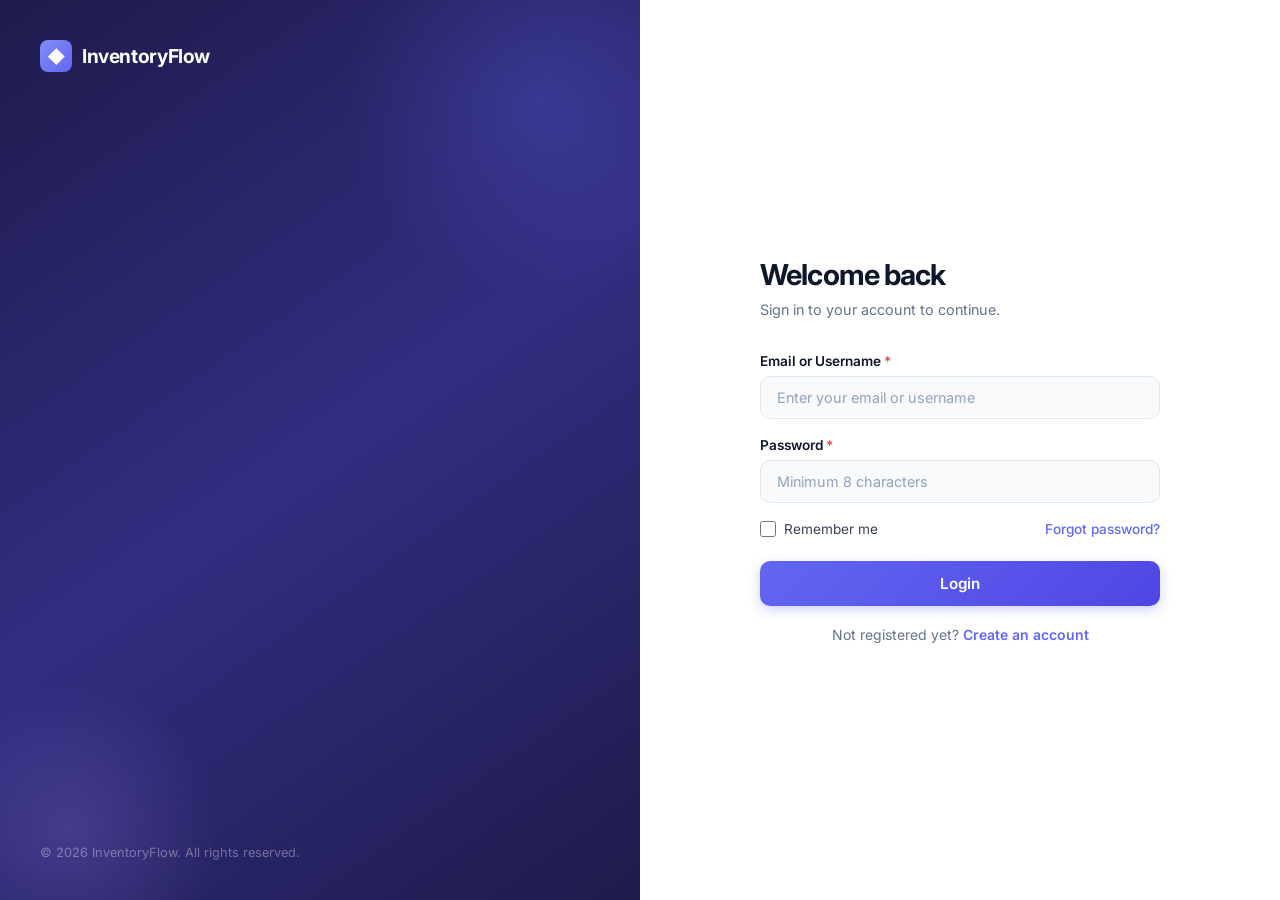
<file: login.html>
<!DOCTYPE html>
<html lang="en">
<head>
    <meta charset="UTF-8">
    <meta name="viewport" content="width=device-width, initial-scale=1.0">
    <title>Login — InventoryFlow</title>
    <meta name="description" content="Sign in to InventoryFlow to manage your inventory.">
    <link href="https://fonts.googleapis.com/css2?family=Inter:wght@300;400;500;600;700&display=swap" rel="stylesheet">
    <style>
        *, *::before, *::after { margin: 0; padding: 0; box-sizing: border-box; }

        body {
            font-family: 'Inter', sans-serif;
            min-height: 100vh;
            display: flex;
            background: #f1f5f9;
            -webkit-font-smoothing: antialiased;
        }

        /* ── LEFT PANEL ── */
        .left-panel {
            width: 50%;
            background: linear-gradient(145deg, #1e1b4b 0%, #312e81 50%, #1e1b4b 100%);
            display: flex;
            flex-direction: column;
            justify-content: space-between;
            padding: 40px;
            position: relative;
            overflow: hidden;
        }

        /* Decorative orbs */
        .left-panel::before {
            content: '';
            position: absolute;
            width: 400px; height: 400px;
            background: radial-gradient(circle, rgba(99,102,241,0.25) 0%, transparent 70%);
            top: -100px; right: -100px;
            border-radius: 50%;
        }

        .left-panel::after {
            content: '';
            position: absolute;
            width: 300px; height: 300px;
            background: radial-gradient(circle, rgba(167,139,250,0.2) 0%, transparent 70%);
            bottom: -80px; left: -80px;
            border-radius: 50%;
        }

        .brand {
            display: flex;
            align-items: center;
            gap: 10px;
            color: white;
            font-size: 1.2rem;
            font-weight: 700;
            z-index: 1;
            letter-spacing: -0.02em;
        }

        .brand-icon {
            width: 32px; height: 32px;
            background: linear-gradient(135deg, #818cf8, #6366f1);
            border-radius: 8px;
            display: flex; align-items: center; justify-content: center;
            font-size: 1.1rem;
        }

        .left-content {
            z-index: 1;
            color: rgba(255,255,255,0.85);
        }

        .left-content h2 {
            font-size: 2rem;
            font-weight: 700;
            color: #fff;
            margin-bottom: 12px;
            line-height: 1.2;
            letter-spacing: -0.03em;
        }

        .left-content p {
            font-size: 0.95rem;
            line-height: 1.7;
            color: rgba(255,255,255,0.6);
        }

        .left-footer {
            z-index: 1;
            font-size: 0.8rem;
            color: rgba(255,255,255,0.35);
        }

        /* ── RIGHT PANEL ── */
        .right-panel {
            width: 50%;
            display: flex;
            align-items: center;
            justify-content: center;
            padding: 60px 40px;
            background: #fff;
        }

        .login-container {
            width: 100%;
            max-width: 400px;
        }

        .login-container h1 {
            font-size: 1.8rem;
            font-weight: 700;
            color: #0f172a;
            margin-bottom: 6px;
            letter-spacing: -0.03em;
        }

        .subtitle {
            color: #64748b;
            font-size: 0.9rem;
            margin-bottom: 32px;
            line-height: 1.6;
        }

        /* ── FORM ── */
        .form-group {
            margin-bottom: 18px;
        }

        .form-group label {
            display: block;
            font-size: 0.85rem;
            font-weight: 600;
            color: #0f172a;
            margin-bottom: 7px;
        }

        .form-group label span { color: #ef4444; }

        .form-group input {
            width: 100%;
            padding: 12px 16px;
            border: 1px solid #e2e8f0;
            border-radius: 10px;
            font-size: 0.9rem;
            font-family: inherit;
            color: #0f172a;
            background: #f8fafc;
            outline: none;
            transition: border-color 0.2s, box-shadow 0.2s, background 0.2s;
        }

        .form-group input::placeholder { color: #94a3b8; }

        .form-group input:focus {
            border-color: #6366f1;
            background: #fff;
            box-shadow: 0 0 0 3px rgba(99,102,241,0.12);
        }

        .options {
            display: flex;
            justify-content: space-between;
            align-items: center;
            margin-bottom: 24px;
        }

        .remember-me {
            display: flex;
            align-items: center;
            gap: 8px;
            font-size: 0.85rem;
            color: #374151;
            cursor: pointer;
        }

        .remember-me input[type="checkbox"] {
            width: 16px; height: 16px;
            accent-color: #6366f1;
            cursor: pointer;
        }

        .forgot-password {
            font-size: 0.85rem;
            font-weight: 500;
            color: #6366f1;
            text-decoration: none;
        }

        .forgot-password:hover { text-decoration: underline; }

        .error-msg {
            color: #ef4444;
            font-size: 0.85rem;
            margin-bottom: 16px;
            padding: 10px 14px;
            background: #fef2f2;
            border-radius: 8px;
            border-left: 3px solid #ef4444;
            display: none;
        }

        .login-btn {
            width: 100%;
            padding: 13px 24px;
            background: linear-gradient(135deg, #6366f1, #4f46e5);
            color: white;
            border: none;
            border-radius: 10px;
            font-size: 0.95rem;
            font-weight: 600;
            font-family: inherit;
            cursor: pointer;
            transition: transform 0.2s, box-shadow 0.2s;
            box-shadow: 0 4px 12px rgba(99,102,241,0.3);
            margin-bottom: 20px;
        }

        .login-btn:hover {
            transform: translateY(-2px);
            box-shadow: 0 6px 18px rgba(99,102,241,0.4);
        }

        .login-btn:disabled {
            opacity: 0.7;
            cursor: not-allowed;
            transform: none;
        }

        .register-text {
            text-align: center;
            font-size: 0.875rem;
            color: #64748b;
        }

        .register-text a {
            color: #6366f1;
            font-weight: 600;
            text-decoration: none;
        }

        .register-text a:hover { text-decoration: underline; }

        /* ── RESPONSIVE ── */
        @media (max-width: 768px) {
            body { flex-direction: column; }
            .left-panel { width: 100%; min-height: 200px; padding: 30px; }
            .left-content h2 { font-size: 1.4rem; }
            .right-panel { width: 100%; padding: 40px 24px; }
        }
    </style>
</head>
<body>

    <!-- Left Brand Panel -->
    <div class="left-panel">
        <div class="brand">
            <div class="brand-icon">◆</div>
            InventoryFlow
        </div>

        <div class="left-footer">© 2026 InventoryFlow. All rights reserved.</div>
    </div>

    <!-- Right Login Panel -->
    <div class="right-panel">
        <div class="login-container">
            <h1>Welcome back</h1>
            <p class="subtitle">Sign in to your account to continue.</p>

            <form id="loginForm" novalidate>
                <div class="form-group">
                    <label for="loginIdentifier">Email or Username <span>*</span></label>
                    <input type="text" id="loginIdentifier" placeholder="Enter your email or username" required autocomplete="username">
                </div>

                <div class="form-group">
                    <label for="password">Password <span>*</span></label>
                    <input type="password" id="password" placeholder="Minimum 8 characters" required autocomplete="current-password">
                </div>

                <div class="options">
                    <label class="remember-me">
                        <input type="checkbox" id="rememberMe"> Remember me
                    </label>
                    <a href="#" class="forgot-password">Forgot password?</a>
                </div>

                <div id="errorMsg" class="error-msg" role="alert"></div>

                <button type="submit" id="loginBtn" class="login-btn">Login</button>
            </form>

            <p class="register-text">Not registered yet? <a href="register.html">Create an account</a></p>
        </div>
    </div>

    <script src="./auth.js"></script>
</body>
</html>
</file>
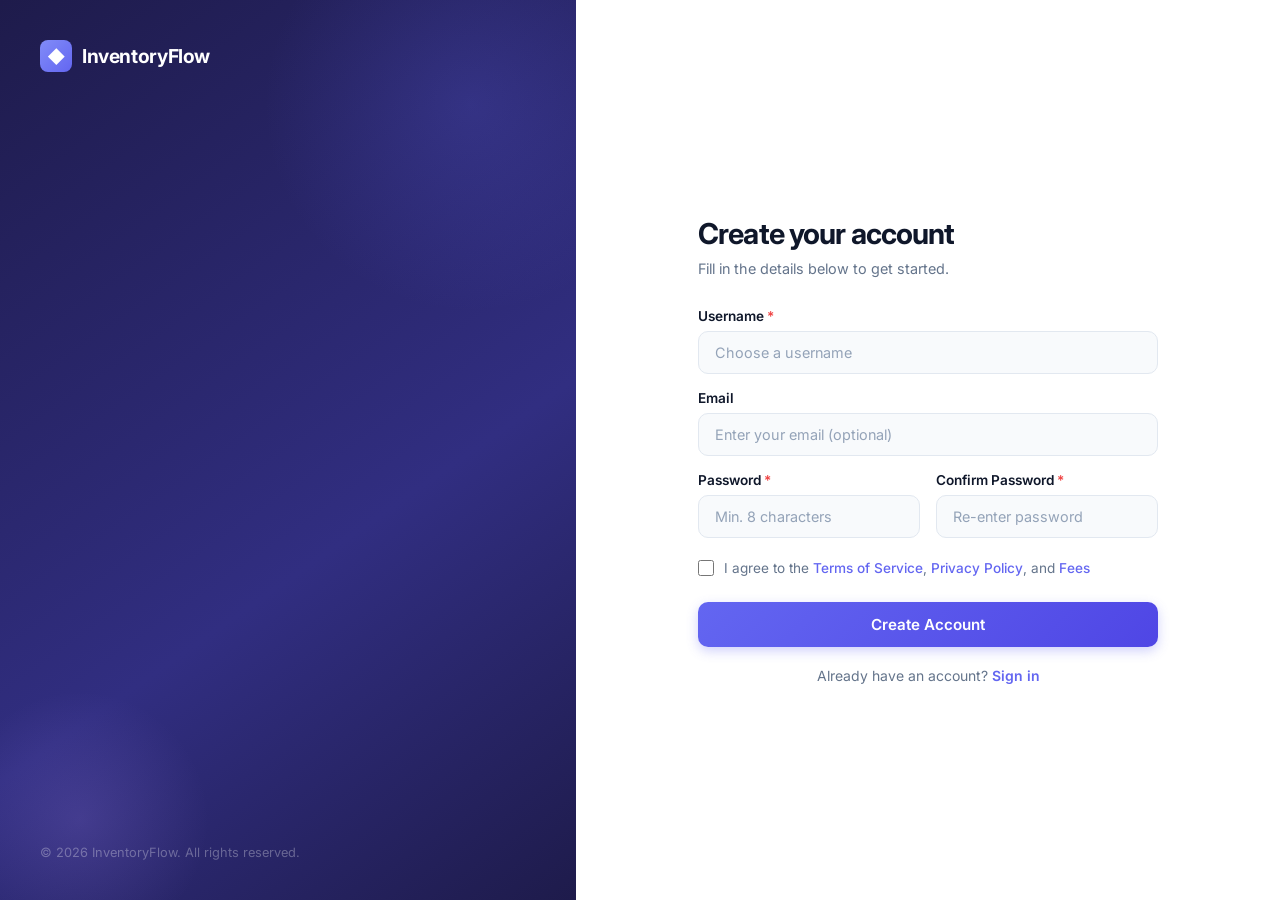
<file: register.html>
<!DOCTYPE html>
<html lang="en">
<head>
    <meta charset="UTF-8">
    <meta name="viewport" content="width=device-width, initial-scale=1.0">
    <title>Register — InventoryFlow</title>
    <meta name="description" content="Create your InventoryFlow account to start managing your inventory.">
    <link href="https://fonts.googleapis.com/css2?family=Inter:wght@300;400;500;600;700&display=swap" rel="stylesheet">
    <style>
        *, *::before, *::after { margin: 0; padding: 0; box-sizing: border-box; }

        body {
            font-family: 'Inter', sans-serif;
            min-height: 100vh;
            display: flex;
            background: #f1f5f9;
            -webkit-font-smoothing: antialiased;
        }

        /* ── LEFT PANEL ── */
        .left-panel {
            width: 45%;
            background: linear-gradient(145deg, #1e1b4b 0%, #312e81 60%, #1e1b4b 100%);
            display: flex;
            flex-direction: column;
            justify-content: space-between;
            padding: 40px;
            position: relative;
            overflow: hidden;
        }

        .left-panel::before {
            content: '';
            position: absolute;
            width: 450px; height: 450px;
            background: radial-gradient(circle, rgba(99,102,241,0.2) 0%, transparent 65%);
            top: -120px; right: -120px;
            border-radius: 50%;
        }

        .left-panel::after {
            content: '';
            position: absolute;
            width: 280px; height: 280px;
            background: radial-gradient(circle, rgba(167,139,250,0.18) 0%, transparent 65%);
            bottom: -60px; left: -60px;
            border-radius: 50%;
        }

        .brand {
            display: flex;
            align-items: center;
            gap: 10px;
            color: white;
            font-size: 1.2rem;
            font-weight: 700;
            z-index: 1;
            letter-spacing: -0.02em;
        }

        .brand-icon {
            width: 32px; height: 32px;
            background: linear-gradient(135deg, #818cf8, #6366f1);
            border-radius: 8px;
            display: flex; align-items: center; justify-content: center;
            font-size: 1.1rem;
        }

        .left-content {
            z-index: 1;
        }

        .left-content h2 {
            font-size: 1.9rem;
            font-weight: 700;
            color: #fff;
            margin-bottom: 12px;
            line-height: 1.25;
            letter-spacing: -0.03em;
        }

        .left-content p {
            font-size: 0.95rem;
            line-height: 1.7;
            color: rgba(255,255,255,0.55);
        }

        .left-footer {
            z-index: 1;
            font-size: 0.8rem;
            color: rgba(255,255,255,0.3);
        }

        /* ── RIGHT PANEL ── */
        .right-panel {
            width: 55%;
            display: flex;
            align-items: center;
            justify-content: center;
            padding: 60px 48px;
            background: #fff;
            overflow-y: auto;
        }

        .register-container {
            width: 100%;
            max-width: 460px;
        }

        .register-container h1 {
            font-size: 1.8rem;
            font-weight: 700;
            color: #0f172a;
            margin-bottom: 6px;
            letter-spacing: -0.03em;
        }

        .subtitle {
            color: #64748b;
            font-size: 0.9rem;
            margin-bottom: 28px;
            line-height: 1.6;
        }

        /* ── FORM ── */
        .form-group {
            margin-bottom: 16px;
        }

        .two-col {
            display: grid;
            grid-template-columns: 1fr 1fr;
            gap: 16px;
            margin-bottom: 16px;
        }

        .two-col .form-group { margin-bottom: 0; }

        .form-group label {
            display: block;
            font-size: 0.85rem;
            font-weight: 600;
            color: #0f172a;
            margin-bottom: 7px;
        }

        .form-group label span { color: #ef4444; }

        .form-group input {
            width: 100%;
            padding: 12px 16px;
            border: 1px solid #e2e8f0;
            border-radius: 10px;
            font-size: 0.9rem;
            font-family: inherit;
            color: #0f172a;
            background: #f8fafc;
            outline: none;
            transition: border-color 0.2s, box-shadow 0.2s, background 0.2s;
        }

        .form-group input::placeholder { color: #94a3b8; }

        .form-group input:focus {
            border-color: #6366f1;
            background: #fff;
            box-shadow: 0 0 0 3px rgba(99,102,241,0.12);
        }

        .terms {
            display: flex;
            align-items: flex-start;
            gap: 10px;
            margin: 20px 0 24px;
        }

        .terms input[type="checkbox"] {
            width: 16px; height: 16px;
            accent-color: #6366f1;
            cursor: pointer;
            margin-top: 2px;
            flex-shrink: 0;
        }

        .terms label {
            font-size: 0.85rem;
            color: #64748b;
            cursor: pointer;
            line-height: 1.5;
        }

        .terms a {
            color: #6366f1;
            text-decoration: none;
            font-weight: 500;
        }

        .terms a:hover { text-decoration: underline; }

        .error-msg {
            color: #ef4444;
            font-size: 0.85rem;
            margin-bottom: 14px;
            padding: 10px 14px;
            background: #fef2f2;
            border-radius: 8px;
            border-left: 3px solid #ef4444;
            display: none;
        }

        .success-msg {
            color: #059669;
            font-size: 0.85rem;
            margin-bottom: 14px;
            padding: 10px 14px;
            background: #ecfdf5;
            border-radius: 8px;
            border-left: 3px solid #10b981;
            display: none;
        }

        .signup-btn {
            width: 100%;
            padding: 13px 24px;
            background: linear-gradient(135deg, #6366f1, #4f46e5);
            color: white;
            border: none;
            border-radius: 10px;
            font-size: 0.95rem;
            font-weight: 600;
            font-family: inherit;
            cursor: pointer;
            transition: transform 0.2s, box-shadow 0.2s;
            box-shadow: 0 4px 12px rgba(99,102,241,0.3);
            margin-bottom: 20px;
        }

        .signup-btn:hover {
            transform: translateY(-2px);
            box-shadow: 0 6px 18px rgba(99,102,241,0.4);
        }

        .signup-btn:disabled {
            opacity: 0.7;
            cursor: not-allowed;
            transform: none;
        }

        .login-link {
            text-align: center;
            font-size: 0.875rem;
            color: #64748b;
        }

        .login-link a {
            color: #6366f1;
            font-weight: 600;
            text-decoration: none;
        }

        .login-link a:hover { text-decoration: underline; }

        /* ── RESPONSIVE ── */
        @media (max-width: 900px) {
            body { flex-direction: column; }
            .left-panel { width: 100%; min-height: 180px; padding: 30px; }
            .left-content h2 { font-size: 1.3rem; }
            .right-panel { width: 100%; padding: 40px 24px; }
            .two-col { grid-template-columns: 1fr; }
        }
    </style>
</head>
<body>

    <!-- Left Brand Panel -->
    <div class="left-panel">
        <div class="brand">
            <div class="brand-icon">◆</div>
            InventoryFlow
        </div>

        <div class="left-footer">© 2026 InventoryFlow. All rights reserved.</div>
    </div>

    <!-- Right Register Panel -->
    <div class="right-panel">
        <div class="register-container">
            <h1>Create your account</h1>
            <p class="subtitle">Fill in the details below to get started.</p>

            <form id="signupForm" novalidate>
                <div class="form-group">
                    <label for="username">Username <span>*</span></label>
                    <input type="text" id="username" placeholder="Choose a username" required autocomplete="username">
                </div>

                <div class="form-group">
                    <label for="email">Email</label>
                    <input type="email" id="email" placeholder="Enter your email (optional)" autocomplete="email">
                </div>

                <div class="two-col">
                    <div class="form-group">
                        <label for="password">Password <span>*</span></label>
                        <input type="password" id="password" placeholder="Min. 8 characters" required autocomplete="new-password">
                    </div>
                    <div class="form-group">
                        <label for="confirmPassword">Confirm Password <span>*</span></label>
                        <input type="password" id="confirmPassword" placeholder="Re-enter password" required autocomplete="new-password">
                    </div>
                </div>

                <div class="terms">
                    <input type="checkbox" id="terms">
                    <label for="terms">I agree to the <a href="#">Terms of Service</a>, <a href="#">Privacy Policy</a>, and <a href="#">Fees</a></label>
                </div>

                <div id="errorMsg" class="error-msg" role="alert"></div>
                <div id="successMsg" class="success-msg" role="status"></div>

                <button type="submit" id="signupBtn" class="signup-btn">Create Account</button>

                <p class="login-link">Already have an account? <a href="login.html">Sign in</a></p>
            </form>
        </div>
    </div>

    <script src="./auth.js"></script>
</body>
</html>
</file>
